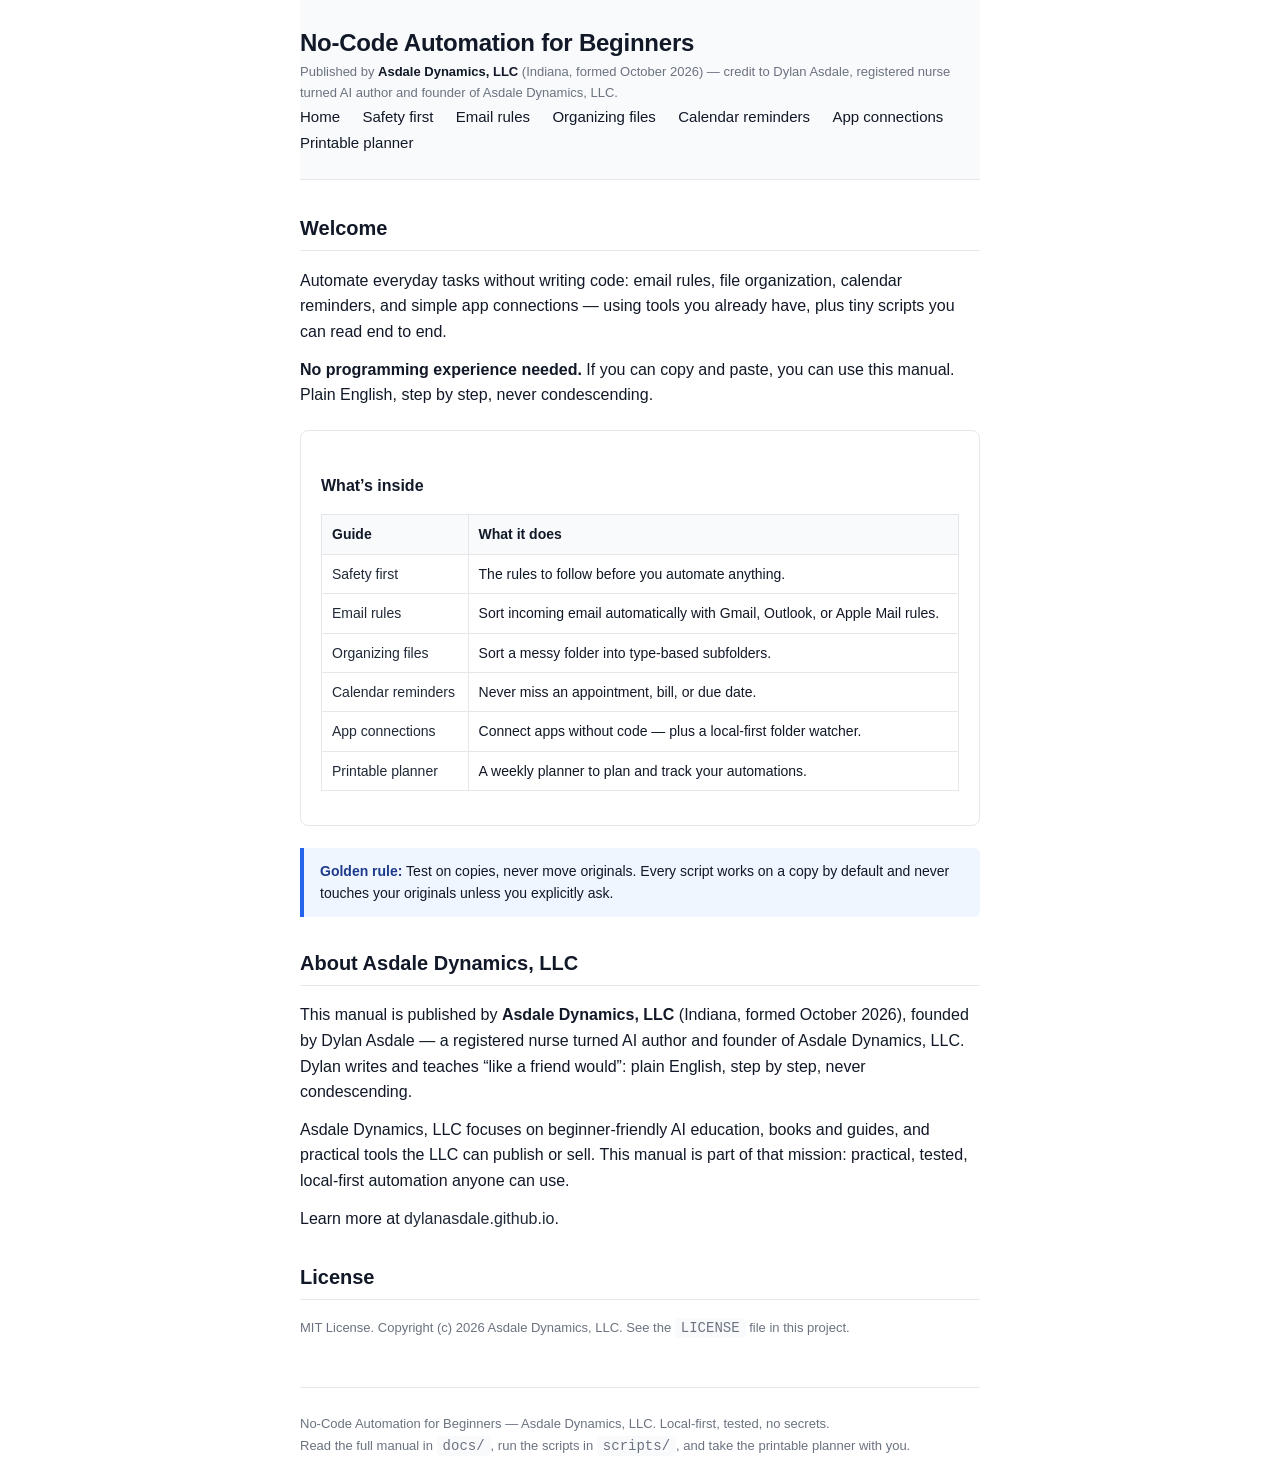
<file: static/index.html>
<!DOCTYPE html>
<html lang="en">
<head>
<meta charset="UTF-8">
<meta name="viewport" content="width=device-width, initial-scale=1.0">
<title>No-Code Automation for Beginners — Asdale Dynamics, LLC</title>
<link rel="stylesheet" href="style.css">
</head>
<body>
<div class="wrap">
<header>
  <h1>No-Code Automation for Beginners</h1>
  <div class="credit">Published by <strong>Asdale Dynamics, LLC</strong> (Indiana, formed October 2026) &mdash; credit to Dylan Asdale, registered nurse turned AI author and founder of Asdale Dynamics, LLC.</div>
  <nav>
    <a href="#">Home</a>
    <a href="safety.html">Safety first</a>
    <a href="email-rules.html">Email rules</a>
    <a href="file-organization.html">Organizing files</a>
    <a href="calendar-reminders.html">Calendar reminders</a>
    <a href="app-connections.html">App connections</a>
    <a href="planner.html">Printable planner</a>
  </nav>
</header>

<main>
<h2>Welcome</h2>
<p>Automate everyday tasks without writing code: email rules, file organization,
calendar reminders, and simple app connections &mdash; using tools you already
have, plus tiny scripts you can read end to end.</p>

<p><strong>No programming experience needed.</strong> If you can copy and paste,
you can use this manual. Plain English, step by step, never condescending.</p>

<div class="card">
<h3>What&rsquo;s inside</h3>
<table>
<thead>
<tr><th>Guide</th><th>What it does</th></tr>
</thead>
<tbody>
<tr><td><a href="safety.html">Safety first</a></td><td>The rules to follow before you automate anything.</td></tr>
<tr><td><a href="email-rules.html">Email rules</a></td><td>Sort incoming email automatically with Gmail, Outlook, or Apple Mail rules.</td></tr>
<tr><td><a href="file-organization.html">Organizing files</a></td><td>Sort a messy folder into type-based subfolders.</td></tr>
<tr><td><a href="calendar-reminders.html">Calendar reminders</a></td><td>Never miss an appointment, bill, or due date.</td></tr>
<tr><td><a href="app-connections.html">App connections</a></td><td>Connect apps without code &mdash; plus a local-first folder watcher.</td></tr>
<tr><td><a href="planner.html">Printable planner</a></td><td>A weekly planner to plan and track your automations.</td></tr>
</tbody>
</table>
</div>

<div class="rule"><b>Golden rule:</b> Test on copies, never move originals. Every script works on a copy by default and never touches your originals unless you explicitly ask.</div>

<h2>About Asdale Dynamics, LLC</h2>
<p>This manual is published by <strong>Asdale Dynamics, LLC</strong> (Indiana, formed October 2026), founded by Dylan Asdale &mdash; a registered nurse turned AI author and founder of Asdale Dynamics, LLC. Dylan writes and teaches &ldquo;like a friend would&rdquo;: plain English, step by step, never condescending.</p>
<p>Asdale Dynamics, LLC focuses on beginner-friendly AI education, books and guides, and practical tools the LLC can publish or sell. This manual is part of that mission: practical, tested, local-first automation anyone can use.</p>
<p>Learn more at <a href="https://dylanasdale.github.io" target="_blank" rel="noopener">dylanasdale.github.io</a>.</p>

<h2>License</h2>
<p class="small">MIT License. Copyright (c) 2026 Asdale Dynamics, LLC. See the <code>LICENSE</code> file in this project.</p>
</main>

<footer>
No-Code Automation for Beginners &mdash; Asdale Dynamics, LLC. Local-first, tested, no secrets.<br>
Read the full manual in <code>docs/</code>, run the scripts in <code>scripts/</code>, and take the <a href="planner.html">printable planner</a> with you.
</footer>
</div>
</body>
</html>
</file>
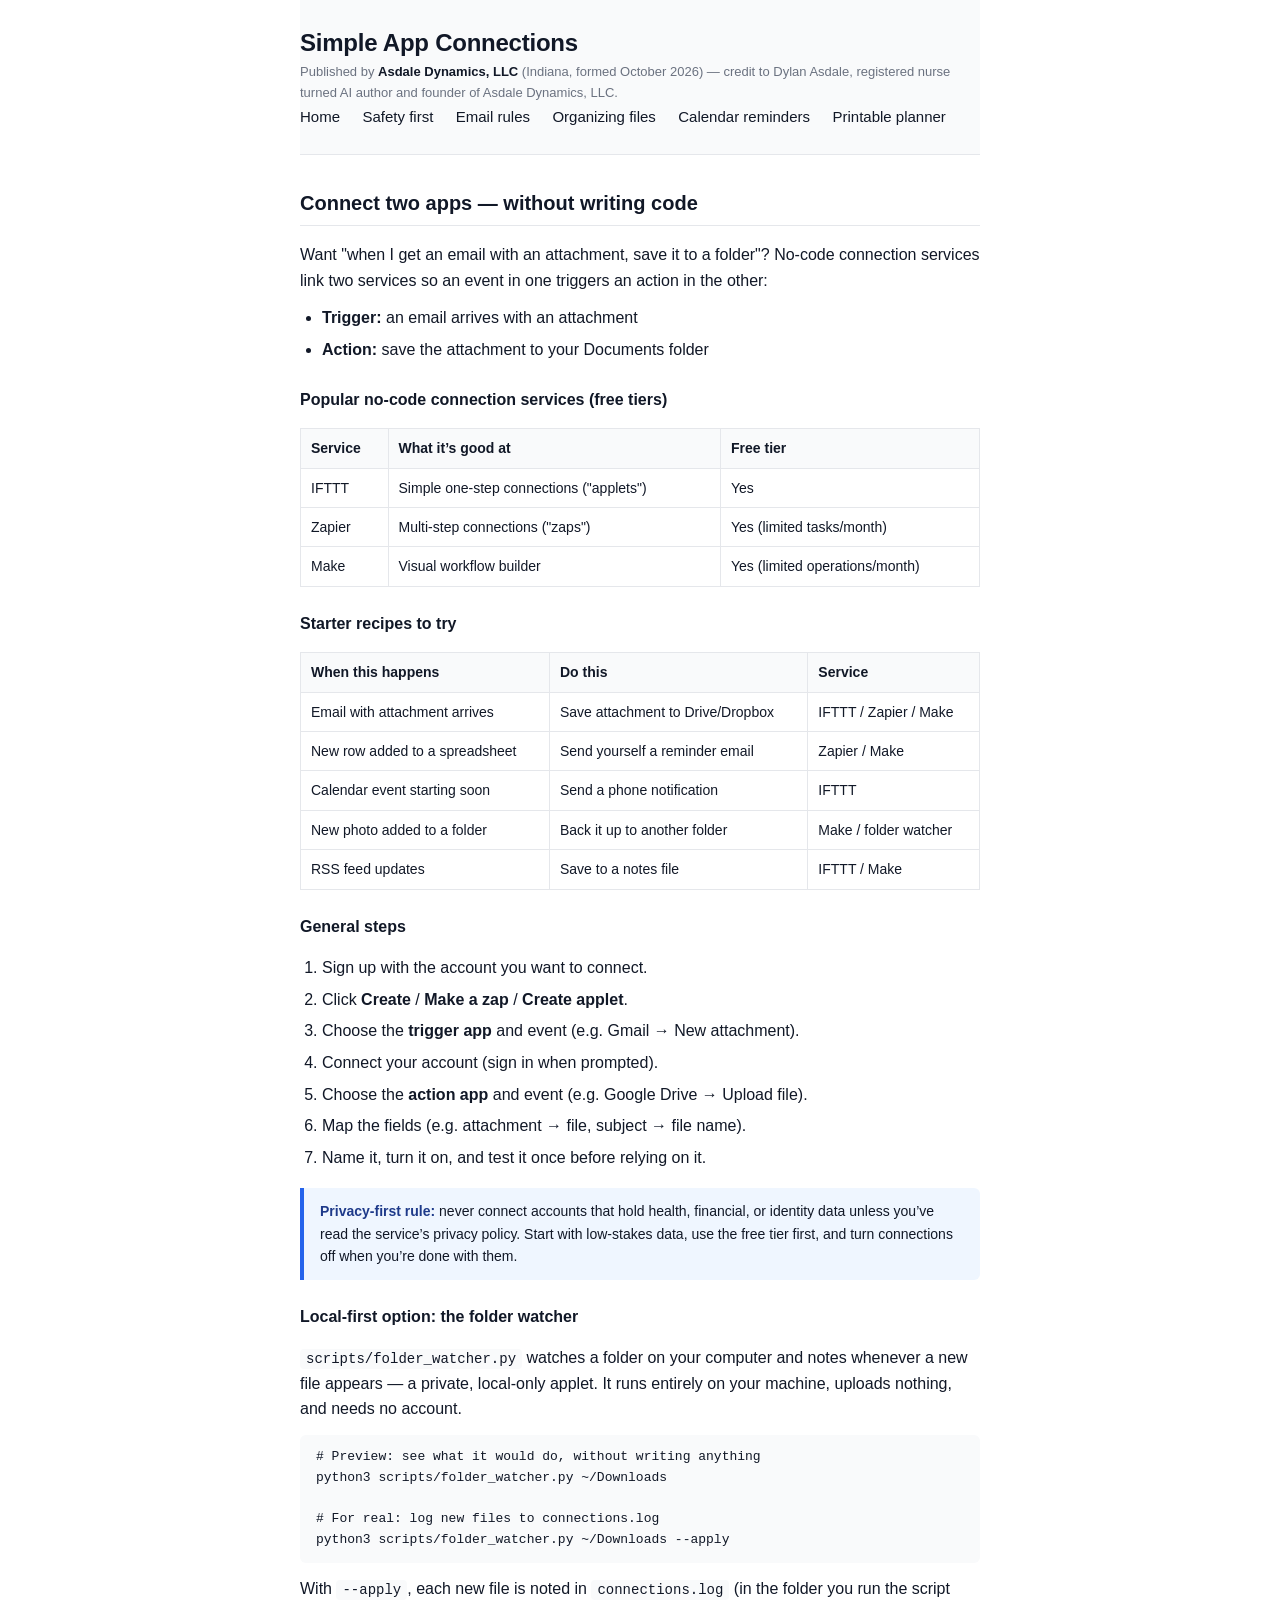
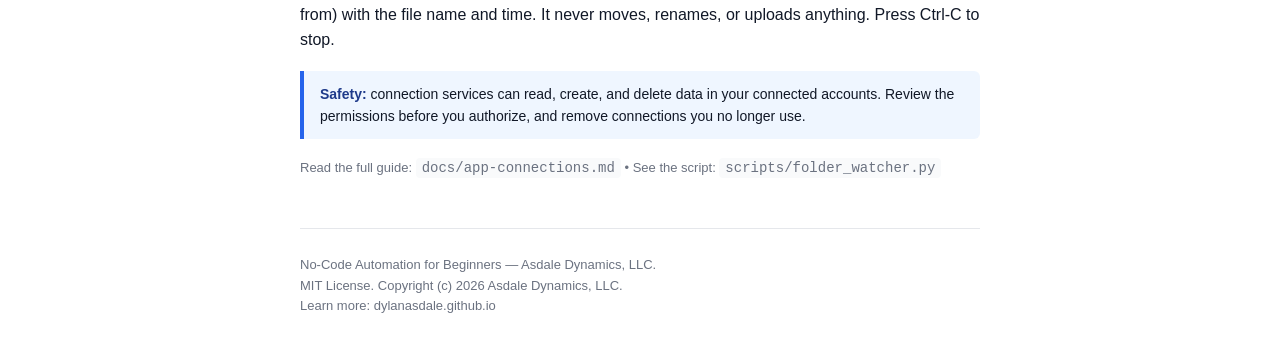
<file: static/app-connections.html>
<!DOCTYPE html>
<html lang="en">
<head>
<meta charset="UTF-8">
<meta name="viewport" content="width=device-width, initial-scale=1.0">
<title>App Connections — No-Code Automation for Beginners</title>
<link rel="stylesheet" href="style.css">
</head>
<body>
<div class="wrap">
<header>
  <h1>Simple App Connections</h1>
  <div class="credit">Published by <strong>Asdale Dynamics, LLC</strong> (Indiana, formed October 2026) &mdash; credit to Dylan Asdale, registered nurse turned AI author and founder of Asdale Dynamics, LLC.</div>
  <nav>
    <a href="index.html">Home</a>
    <a href="safety.html">Safety first</a>
    <a href="email-rules.html">Email rules</a>
    <a href="file-organization.html">Organizing files</a>
    <a href="calendar-reminders.html">Calendar reminders</a>
    <a href="planner.html">Printable planner</a>
  </nav>
</header>

<main>
<h2>Connect two apps &mdash; without writing code</h2>
<p>Want "when I get an email with an attachment, save it to a folder"? No-code connection services link two services so an event in one triggers an action in the other:</p>
<ul>
  <li><strong>Trigger:</strong> an email arrives with an attachment</li>
  <li><strong>Action:</strong> save the attachment to your Documents folder</li>
</ul>

<h3>Popular no-code connection services (free tiers)</h3>
<table>
<thead><tr><th>Service</th><th>What it&rsquo;s good at</th><th>Free tier</th></tr></thead>
<tbody>
<tr><td>IFTTT</td><td>Simple one-step connections ("applets")</td><td>Yes</td></tr>
<tr><td>Zapier</td><td>Multi-step connections ("zaps")</td><td>Yes (limited tasks/month)</td></tr>
<tr><td>Make</td><td>Visual workflow builder</td><td>Yes (limited operations/month)</td></tr>
</tbody>
</table>

<h3>Starter recipes to try</h3>
<table>
<thead><tr><th>When this happens</th><th>Do this</th><th>Service</th></tr></thead>
<tbody>
<tr><td>Email with attachment arrives</td><td>Save attachment to Drive/Dropbox</td><td>IFTTT / Zapier / Make</td></tr>
<tr><td>New row added to a spreadsheet</td><td>Send yourself a reminder email</td><td>Zapier / Make</td></tr>
<tr><td>Calendar event starting soon</td><td>Send a phone notification</td><td>IFTTT</td></tr>
<tr><td>New photo added to a folder</td><td>Back it up to another folder</td><td>Make / folder watcher</td></tr>
<tr><td>RSS feed updates</td><td>Save to a notes file</td><td>IFTTT / Make</td></tr>
</tbody>
</table>

<h3>General steps</h3>
<ol>
  <li>Sign up with the account you want to connect.</li>
  <li>Click <strong>Create</strong> / <strong>Make a zap</strong> / <strong>Create applet</strong>.</li>
  <li>Choose the <strong>trigger app</strong> and event (e.g. Gmail &rarr; New attachment).</li>
  <li>Connect your account (sign in when prompted).</li>
  <li>Choose the <strong>action app</strong> and event (e.g. Google Drive &rarr; Upload file).</li>
  <li>Map the fields (e.g. attachment &rarr; file, subject &rarr; file name).</li>
  <li>Name it, turn it on, and test it once before relying on it.</li>
</ol>

<div class="rule"><b>Privacy-first rule:</b> never connect accounts that hold health, financial, or identity data unless you&rsquo;ve read the service&rsquo;s privacy policy. Start with low-stakes data, use the free tier first, and turn connections off when you&rsquo;re done with them.</div>

<h3>Local-first option: the folder watcher</h3>
<p><code>scripts/folder_watcher.py</code> watches a folder on your computer and notes whenever a new file appears &mdash; a private, local-only applet. It runs entirely on your machine, uploads nothing, and needs no account.</p>
<pre><code># Preview: see what it would do, without writing anything
python3 scripts/folder_watcher.py ~/Downloads

# For real: log new files to connections.log
python3 scripts/folder_watcher.py ~/Downloads --apply
</code></pre>
<p>With <code>--apply</code>, each new file is noted in <code>connections.log</code> (in the folder you run the script from) with the file name and time. It never moves, renames, or uploads anything. Press Ctrl-C to stop.</p>

<div class="rule"><b>Safety:</b> connection services can read, create, and delete data in your connected accounts. Review the permissions before you authorize, and remove connections you no longer use.</div>

<p class="small">Read the full guide: <code>docs/app-connections.md</code> &bull; See the script: <code>scripts/folder_watcher.py</code></p>
</main>

<footer>
No-Code Automation for Beginners &mdash; Asdale Dynamics, LLC.<br>
MIT License. Copyright (c) 2026 Asdale Dynamics, LLC.<br>
Learn more: <a href="https://dylanasdale.github.io" target="_blank" rel="noopener">dylanasdale.github.io</a>
</footer>
</div>
</body>
</html>
</file>
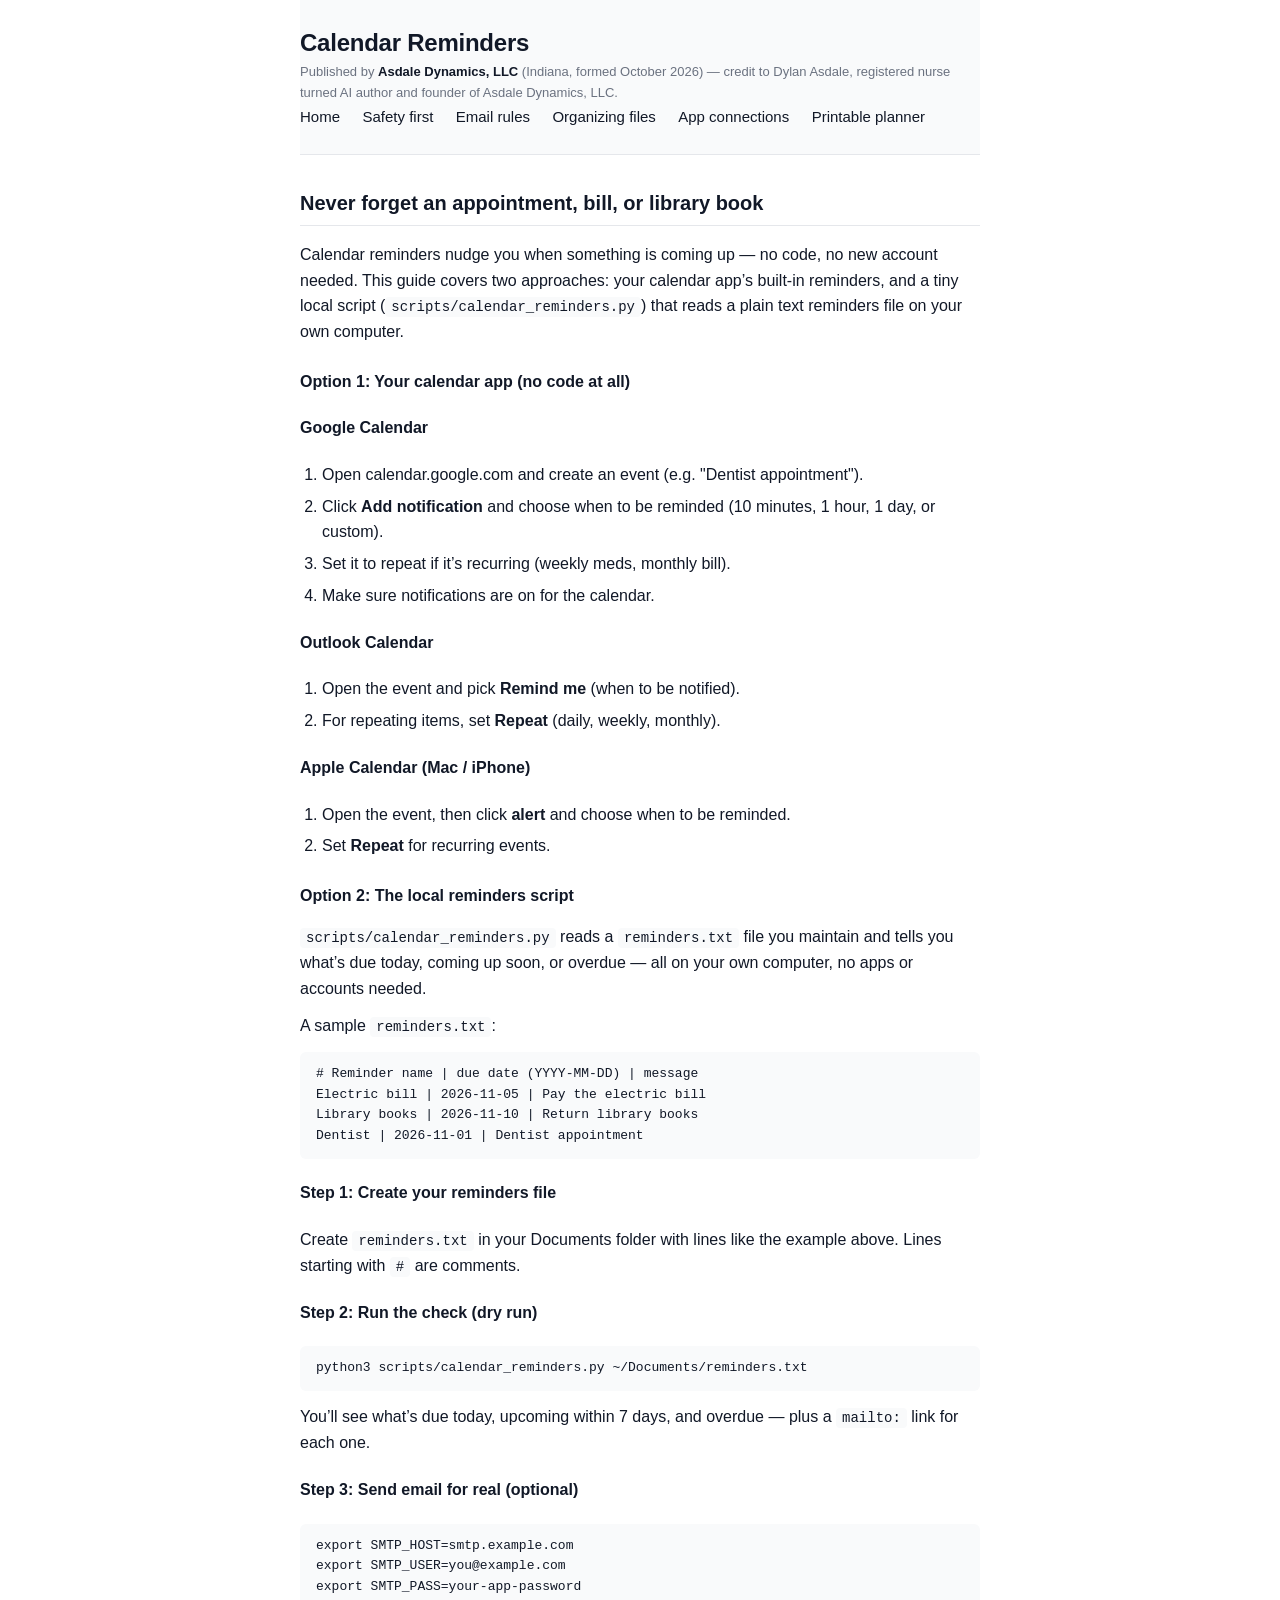
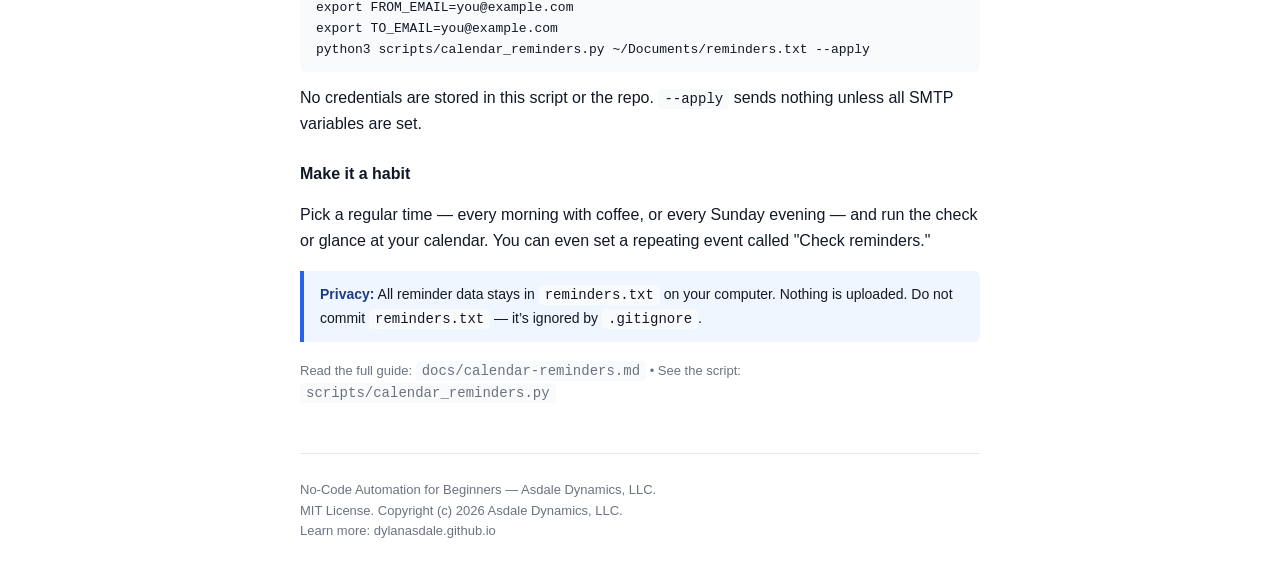
<file: static/calendar-reminders.html>
<!DOCTYPE html>
<html lang="en">
<head>
<meta charset="UTF-8">
<meta name="viewport" content="width=device-width, initial-scale=1.0">
<title>Calendar Reminders — No-Code Automation for Beginners</title>
<link rel="stylesheet" href="style.css">
</head>
<body>
<div class="wrap">
<header>
  <h1>Calendar Reminders</h1>
  <div class="credit">Published by <strong>Asdale Dynamics, LLC</strong> (Indiana, formed October 2026) &mdash; credit to Dylan Asdale, registered nurse turned AI author and founder of Asdale Dynamics, LLC.</div>
  <nav>
    <a href="index.html">Home</a>
    <a href="safety.html">Safety first</a>
    <a href="email-rules.html">Email rules</a>
    <a href="file-organization.html">Organizing files</a>
    <a href="app-connections.html">App connections</a>
    <a href="planner.html">Printable planner</a>
  </nav>
</header>

<main>
<h2>Never forget an appointment, bill, or library book</h2>
<p>Calendar reminders nudge you when something is coming up &mdash; no code, no new account needed. This guide covers two approaches: your calendar app&rsquo;s built-in reminders, and a tiny local script (<code>scripts/calendar_reminders.py</code>) that reads a plain text reminders file on your own computer.</p>

<h3>Option 1: Your calendar app (no code at all)</h3>
<h4>Google Calendar</h4>
<ol>
  <li>Open calendar.google.com and create an event (e.g. "Dentist appointment").</li>
  <li>Click <strong>Add notification</strong> and choose when to be reminded (10 minutes, 1 hour, 1 day, or custom).</li>
  <li>Set it to repeat if it&rsquo;s recurring (weekly meds, monthly bill).</li>
  <li>Make sure notifications are on for the calendar.</li>
</ol>
<h4>Outlook Calendar</h4>
<ol>
  <li>Open the event and pick <strong>Remind me</strong> (when to be notified).</li>
  <li>For repeating items, set <strong>Repeat</strong> (daily, weekly, monthly).</li>
</ol>
<h4>Apple Calendar (Mac / iPhone)</h4>
<ol>
  <li>Open the event, then click <strong>alert</strong> and choose when to be reminded.</li>
  <li>Set <strong>Repeat</strong> for recurring events.</li>
</ol>

<h3>Option 2: The local reminders script</h3>
<p><code>scripts/calendar_reminders.py</code> reads a <code>reminders.txt</code> file you maintain and tells you what&rsquo;s due today, coming up soon, or overdue &mdash; all on your own computer, no apps or accounts needed.</p>
<p>A sample <code>reminders.txt</code>:</p>
<pre><code># Reminder name | due date (YYYY-MM-DD) | message
Electric bill | 2026-11-05 | Pay the electric bill
Library books | 2026-11-10 | Return library books
Dentist | 2026-11-01 | Dentist appointment
</code></pre>

<h4>Step 1: Create your reminders file</h4>
<p>Create <code>reminders.txt</code> in your Documents folder with lines like the example above. Lines starting with <code>#</code> are comments.</p>

<h4>Step 2: Run the check (dry run)</h4>
<pre><code>python3 scripts/calendar_reminders.py ~/Documents/reminders.txt</code></pre>
<p>You&rsquo;ll see what&rsquo;s due today, upcoming within 7 days, and overdue &mdash; plus a <code>mailto:</code> link for each one.</p>

<h4>Step 3: Send email for real (optional)</h4>
<pre><code>export SMTP_HOST=smtp.example.com
export SMTP_USER=you@example.com
export SMTP_PASS=your-app-password
export FROM_EMAIL=you@example.com
export TO_EMAIL=you@example.com
python3 scripts/calendar_reminders.py ~/Documents/reminders.txt --apply</code></pre>
<p>No credentials are stored in this script or the repo. <code>--apply</code> sends nothing unless all SMTP variables are set.</p>

<h3>Make it a habit</h3>
<p>Pick a regular time &mdash; every morning with coffee, or every Sunday evening &mdash; and run the check or glance at your calendar. You can even set a repeating event called "Check reminders."</p>

<div class="rule"><b>Privacy:</b> All reminder data stays in <code>reminders.txt</code> on your computer. Nothing is uploaded. Do not commit <code>reminders.txt</code> &mdash; it&rsquo;s ignored by <code>.gitignore</code>.</div>

<p class="small">Read the full guide: <code>docs/calendar-reminders.md</code> &bull; See the script: <code>scripts/calendar_reminders.py</code></p>
</main>

<footer>
No-Code Automation for Beginners &mdash; Asdale Dynamics, LLC.<br>
MIT License. Copyright (c) 2026 Asdale Dynamics, LLC.<br>
Learn more: <a href="https://dylanasdale.github.io" target="_blank" rel="noopener">dylanasdale.github.io</a>
</footer>
</div>
</body>
</html>
</file>
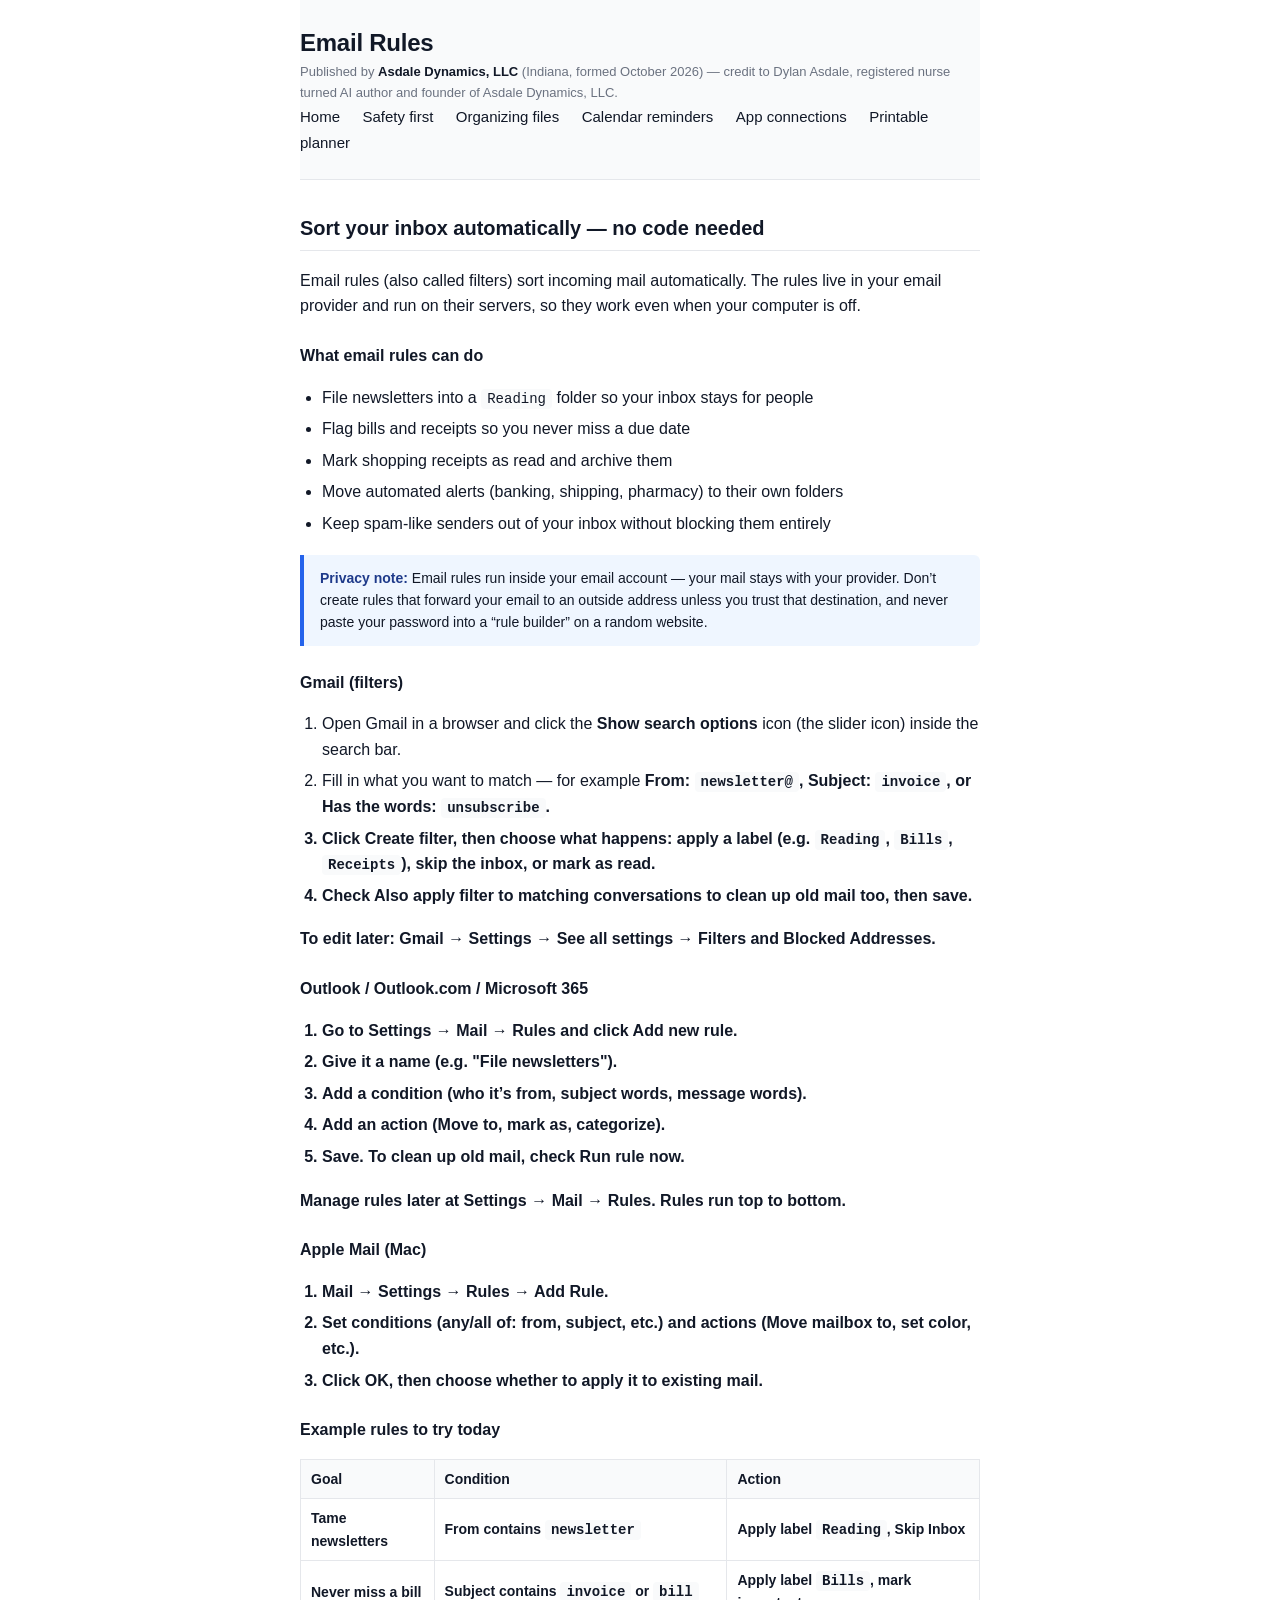
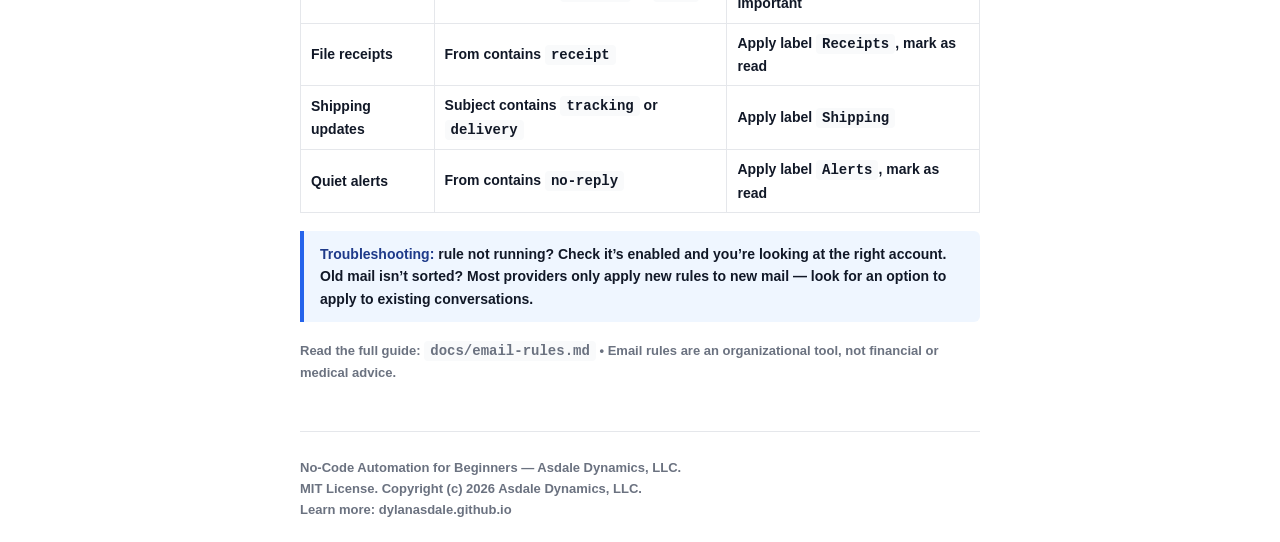
<file: static/email-rules.html>
<!DOCTYPE html>
<html lang="en">
<head>
<meta charset="UTF-8">
<meta name="viewport" content="width=device-width, initial-scale=1.0">
<title>Email Rules — No-Code Automation for Beginners</title>
<link rel="stylesheet" href="style.css">
</head>
<body>
<div class="wrap">
<header>
  <h1>Email Rules</h1>
  <div class="credit">Published by <strong>Asdale Dynamics, LLC</strong> (Indiana, formed October 2026) &mdash; credit to Dylan Asdale, registered nurse turned AI author and founder of Asdale Dynamics, LLC.</div>
  <nav>
    <a href="index.html">Home</a>
    <a href="safety.html">Safety first</a>
    <a href="file-organization.html">Organizing files</a>
    <a href="calendar-reminders.html">Calendar reminders</a>
    <a href="app-connections.html">App connections</a>
    <a href="planner.html">Printable planner</a>
  </nav>
</header>

<main>
<h2>Sort your inbox automatically &mdash; no code needed</h2>
<p>Email rules (also called filters) sort incoming mail automatically. The rules live in your email provider and run on their servers, so they work even when your computer is off.</p>

<h3>What email rules can do</h3>
<ul>
  <li>File newsletters into a <code>Reading</code> folder so your inbox stays for people</li>
  <li>Flag bills and receipts so you never miss a due date</li>
  <li>Mark shopping receipts as read and archive them</li>
  <li>Move automated alerts (banking, shipping, pharmacy) to their own folders</li>
  <li>Keep spam-like senders out of your inbox without blocking them entirely</li>
</ul>

<div class="rule"><b>Privacy note:</b> Email rules run inside your email account &mdash; your mail stays with your provider. Don&rsquo;t create rules that forward your email to an outside address unless you trust that destination, and never paste your password into a &ldquo;rule builder&rdquo; on a random website.</div>

<h3>Gmail (filters)</h3>
<ol>
  <li>Open Gmail in a browser and click the <strong>Show search options</strong> icon (the slider icon) inside the search bar.</li>
  <li>Fill in what you want to match &mdash; for example <strong>From:</b> <code>newsletter@</code>, <strong>Subject:</strong> <code>invoice</code>, or <strong>Has the words:</strong> <code>unsubscribe</code>.</li>
  <li>Click <strong>Create filter</strong>, then choose what happens: apply a label (e.g. <code>Reading</code>, <code>Bills</code>, <code>Receipts</code>), skip the inbox, or mark as read.</li>
  <li>Check <strong>Also apply filter to matching conversations</strong> to clean up old mail too, then save.</li>
</ol>
<p>To edit later: Gmail &rarr; Settings &rarr; See all settings &rarr; Filters and Blocked Addresses.</p>

<h3>Outlook / Outlook.com / Microsoft 365</h3>
<ol>
  <li>Go to Settings &rarr; Mail &rarr; Rules and click <strong>Add new rule</strong>.</li>
  <li>Give it a name (e.g. "File newsletters").</li>
  <li>Add a condition (who it&rsquo;s from, subject words, message words).</li>
  <li>Add an action (Move to, mark as, categorize).</li>
  <li>Save. To clean up old mail, check <strong>Run rule now</strong>.</li>
</ol>
<p>Manage rules later at Settings &rarr; Mail &rarr; Rules. Rules run top to bottom.</p>

<h3>Apple Mail (Mac)</h3>
<ol>
  <li>Mail &rarr; Settings &rarr; Rules &rarr; <strong>Add Rule</strong>.</li>
  <li>Set conditions (any/all of: from, subject, etc.) and actions (Move mailbox to, set color, etc.).</li>
  <li>Click OK, then choose whether to apply it to existing mail.</li>
</ol>

<h3>Example rules to try today</h3>
<table>
<thead><tr><th>Goal</th><th>Condition</th><th>Action</th></tr></thead>
<tbody>
<tr><td>Tame newsletters</td><td>From contains <code>newsletter</code></td><td>Apply label <code>Reading</code>, Skip Inbox</td></tr>
<tr><td>Never miss a bill</td><td>Subject contains <code>invoice</code> or <code>bill</code></td><td>Apply label <code>Bills</code>, mark important</td></tr>
<tr><td>File receipts</td><td>From contains <code>receipt</code></td><td>Apply label <code>Receipts</code>, mark as read</td></tr>
<tr><td>Shipping updates</td><td>Subject contains <code>tracking</code> or <code>delivery</code></td><td>Apply label <code>Shipping</code></td></tr>
<tr><td>Quiet alerts</td><td>From contains <code>no-reply</code></td><td>Apply label <code>Alerts</code>, mark as read</td></tr>
</tbody>
</table>

<div class="rule"><b>Troubleshooting:</b> rule not running? Check it&rsquo;s enabled and you&rsquo;re looking at the right account. Old mail isn&rsquo;t sorted? Most providers only apply new rules to new mail &mdash; look for an option to apply to existing conversations.</div>

<p class="small">Read the full guide: <code>docs/email-rules.md</code> &bull; Email rules are an organizational tool, not financial or medical advice.</p>
</main>

<footer>
No-Code Automation for Beginners &mdash; Asdale Dynamics, LLC.<br>
MIT License. Copyright (c) 2026 Asdale Dynamics, LLC.<br>
Learn more: <a href="https://dylanasdale.github.io" target="_blank" rel="noopener">dylanasdale.github.io</a>
</footer>
</div>
</body>
</html>
</file>
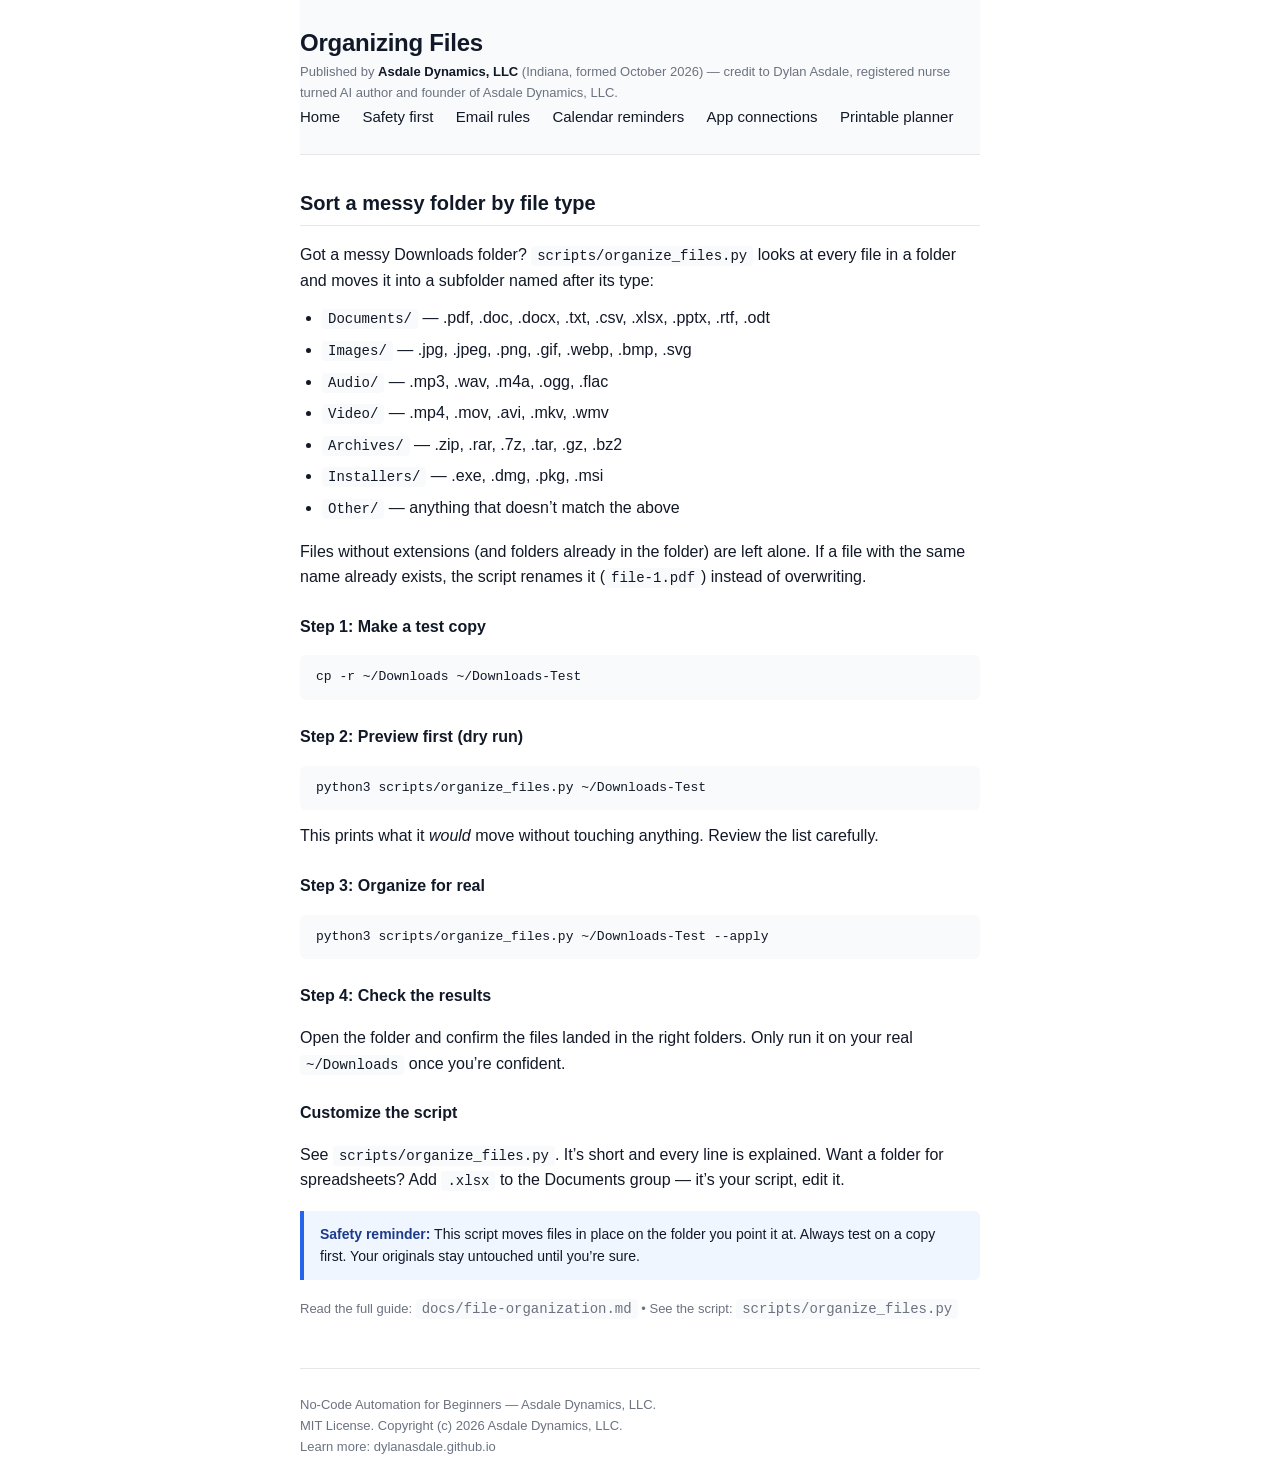
<file: static/file-organization.html>
<!DOCTYPE html>
<html lang="en">
<head>
<meta charset="UTF-8">
<meta name="viewport" content="width=device-width, initial-scale=1.0">
<title>Organizing Files — No-Code Automation for Beginners</title>
<link rel="stylesheet" href="style.css">
</head>
<body>
<div class="wrap">
<header>
  <h1>Organizing Files</h1>
  <div class="credit">Published by <strong>Asdale Dynamics, LLC</strong> (Indiana, formed October 2026) &mdash; credit to Dylan Asdale, registered nurse turned AI author and founder of Asdale Dynamics, LLC.</div>
  <nav>
    <a href="index.html">Home</a>
    <a href="safety.html">Safety first</a>
    <a href="email-rules.html">Email rules</a>
    <a href="calendar-reminders.html">Calendar reminders</a>
    <a href="app-connections.html">App connections</a>
    <a href="planner.html">Printable planner</a>
  </nav>
</header>

<main>
<h2>Sort a messy folder by file type</h2>
<p>Got a messy Downloads folder? <code>scripts/organize_files.py</code> looks at every file in a folder and moves it into a subfolder named after its type:</p>
<ul>
  <li><code>Documents/</code> &mdash; .pdf, .doc, .docx, .txt, .csv, .xlsx, .pptx, .rtf, .odt</li>
  <li><code>Images/</code> &mdash; .jpg, .jpeg, .png, .gif, .webp, .bmp, .svg</li>
  <li><code>Audio/</code> &mdash; .mp3, .wav, .m4a, .ogg, .flac</li>
  <li><code>Video/</code> &mdash; .mp4, .mov, .avi, .mkv, .wmv</li>
  <li><code>Archives/</code> &mdash; .zip, .rar, .7z, .tar, .gz, .bz2</li>
  <li><code>Installers/</code> &mdash; .exe, .dmg, .pkg, .msi</li>
  <li><code>Other/</code> &mdash; anything that doesn&rsquo;t match the above</li>
</ul>
<p>Files without extensions (and folders already in the folder) are left alone. If a file with the same name already exists, the script renames it (<code>file-1.pdf</code>) instead of overwriting.</p>

<h3>Step 1: Make a test copy</h3>
<pre><code>cp -r ~/Downloads ~/Downloads-Test</code></pre>

<h3>Step 2: Preview first (dry run)</h3>
<pre><code>python3 scripts/organize_files.py ~/Downloads-Test</code></pre>
<p>This prints what it <em>would</em> move without touching anything. Review the list carefully.</p>

<h3>Step 3: Organize for real</h3>
<pre><code>python3 scripts/organize_files.py ~/Downloads-Test --apply</code></pre>

<h3>Step 4: Check the results</h3>
<p>Open the folder and confirm the files landed in the right folders. Only run it on your real <code>~/Downloads</code> once you&rsquo;re confident.</p>

<h3>Customize the script</h3>
<p>See <code>scripts/organize_files.py</code>. It&rsquo;s short and every line is explained. Want a folder for spreadsheets? Add <code>.xlsx</code> to the Documents group &mdash; it&rsquo;s your script, edit it.</p>

<div class="rule"><b>Safety reminder:</b> This script moves files in place on the folder you point it at. Always test on a copy first. Your originals stay untouched until you&rsquo;re sure.</div>

<p class="small">Read the full guide: <code>docs/file-organization.md</code> &bull; See the script: <code>scripts/organize_files.py</code></p>
</main>

<footer>
No-Code Automation for Beginners &mdash; Asdale Dynamics, LLC.<br>
MIT License. Copyright (c) 2026 Asdale Dynamics, LLC.<br>
Learn more: <a href="https://dylanasdale.github.io" target="_blank" rel="noopener">dylanasdale.github.io</a>
</footer>
</div>
</body>
</html>
</file>
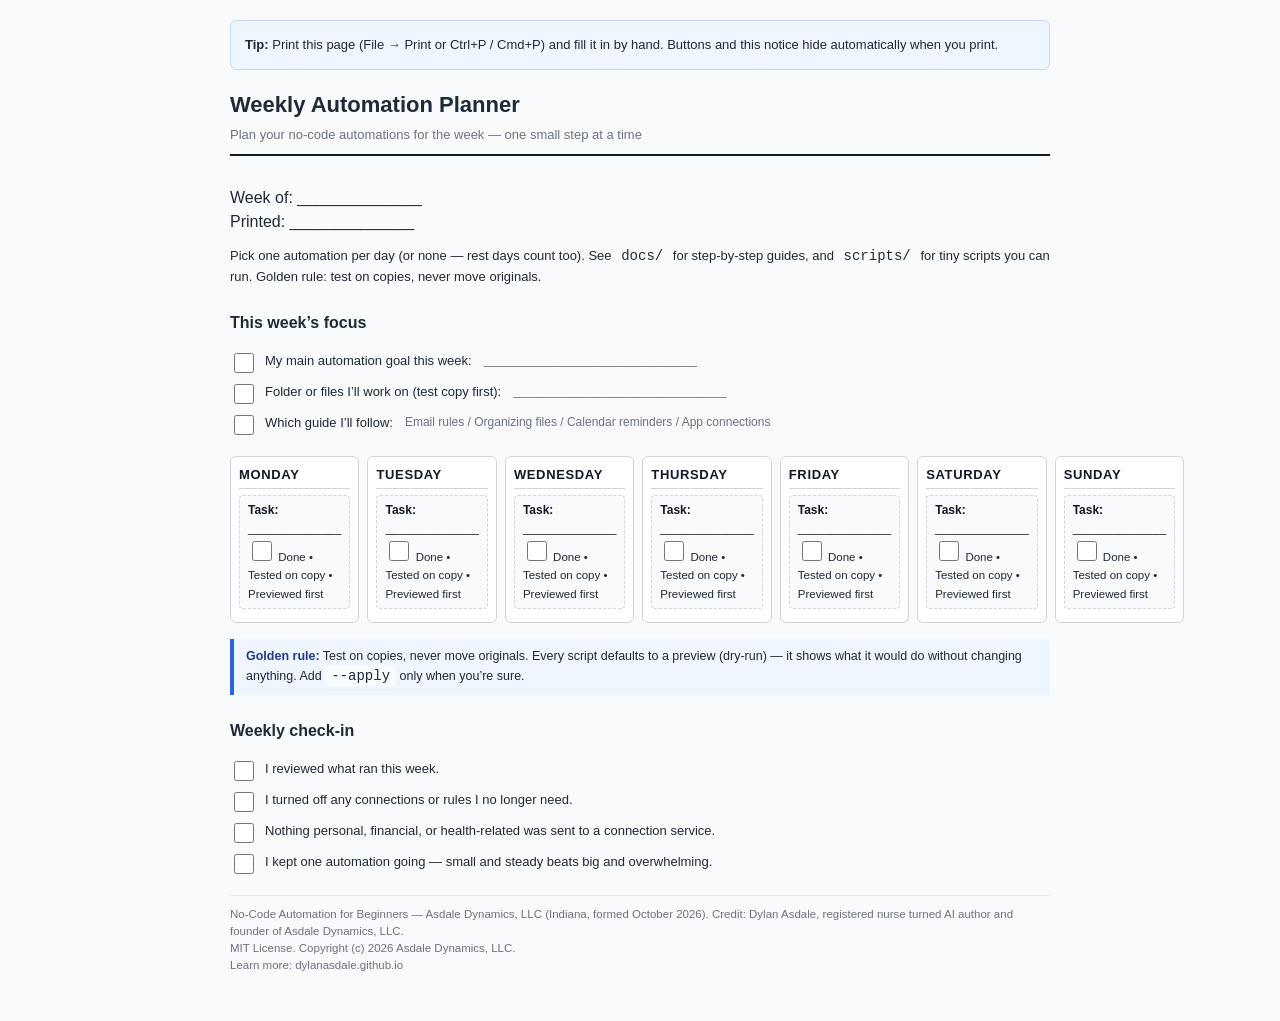
<file: static/planner.html>
<!DOCTYPE html>
<html lang="en">
<head>
<meta charset="UTF-8">
<meta name="viewport" content="width=device-width, initial-scale=1.0">
<title>Weekly Automation Planner — No-Code Automation for Beginners</title>
<link rel="stylesheet" href="style.css">
<style>
  @page { size: Letter; margin: 1.6cm; }
  body { font-family: -apple-system, BlinkMacSystemFont, "Segoe UI", Roboto, Helvetica, Arial, sans-serif; line-height: 1.5; color: #1f2937; margin: 0; padding: 14px; }
  .header { border-bottom: 2px solid #111827; padding-bottom: 10px; margin-bottom: 16px; }
  .header h1 { font-size: 22px; margin: 0 0 4px 0; }
  .header .subtitle { font-size: 13px; color: #6b7280; margin: 0; }
  .meta { display: flex; gap: 20px; font-size: 12.5px; color: #6b7280; margin-bottom: 14px; }
  .meta div { border: 1px solid #e5e7eb; border-radius: 4px; padding: 4px 10px; }
  .intro { font-size: 13px; margin-bottom: 14px; }
  .day-grid { display: grid; grid-template-columns: repeat(7, 1fr); gap: 8px; margin-bottom: 16px; }
  .day { border: 1px solid #d1d5db; border-radius: 6px; padding: 8px; page-break-inside: avoid; background: #fff; }
  .day-name { font-size: 13px; font-weight: 700; color: #111827; border-bottom: 1px solid #d1d5db; padding-bottom: 4px; margin-bottom: 6px; text-transform: uppercase; letter-spacing: 0.05em; }
  .slot { font-size: 12px; margin: 5px 0; padding: 5px 8px; border: 1px dashed #d1d5db; border-radius: 4px; background: #f9fafb; }
  .slot b { color: #111827; }
  .focus { margin-bottom: 18px; page-break-inside: avoid; }
  .focus h3 { font-size: 15px; margin: 0 0 8px 0; border-bottom: 1px solid #e5e7eb; padding-bottom: 4px; }
  .taskline { display: flex; align-items: flex-start; gap: 8px; margin: 6px 0; page-break-inside: avoid; }
  .checkbox { width: 20px; height: 20px; border: 2px solid #111827; border-radius: 4px; flex-shrink: 0; margin-top: 2px; }
  .label { font-size: 13px; }
  .note { font-size: 12px; color: #6b7280; margin-left: 4px; }
  .rule { background: #eff6ff; border-left: 4px solid #2563eb; padding: 8px 12px; border-radius: 0 4px 4px 0; margin: 12px 0; font-size: 12.5px; page-break-inside: avoid; }
  .rule b { color: #1e3a8a; }
  footer { margin-top: 18px; padding-top: 10px; border-top: 1px solid #e5e7eb; font-size: 11.5px; color: #6b7280; }
  @media screen {
    body { max-width: 860px; margin: 0 auto; padding: 20px; background: #f9fafb; }
    .screen-only { display: block; }
  }
  @media print {
    body { padding: 0; background: #fff; font-size: 12px; }
    .noprint { display: none !important; }
    a::after { content: " (" attr(href) ")"; font-size: 9px; color: #6b7280; }
    a[href^="#"] { display: none; }
  }
</style>
</head>
<body>

<div class="noprint screen-only" style="margin-bottom:18px; padding:14px; background:#eff6ff; border:1px solid #bfdbfe; border-radius:6px; font-size:13px;">
  <b>Tip:</b> Print this page (File &rarr; Print or Ctrl+P / Cmd+P) and fill it in by hand. Buttons and this notice hide automatically when you print.
</div>

<div class="header">
  <h1>Weekly Automation Planner</h1>
  <p class="subtitle">Plan your no-code automations for the week &mdash; one small step at a time</p>
</div>

<p class="meta">
  <div>Week of: ______________</div>
  <div>Printed: ______________</div>
</div>

<p class="intro">Pick one automation per day (or none &mdash; rest days count too). See <code>docs/</code> for step-by-step guides, and <code>scripts/</code> for tiny scripts you can run. Golden rule: test on copies, never move originals.</p>

<h3>This week&rsquo;s focus</h3>
<div class="focus">
  <p class="taskline"><input type="checkbox" class="checkbox"><span class="label">My main automation goal this week:</span> <span class="note">________________________________</span></p>
  <p class="taskline"><input type="checkbox" class="checkbox"><span class="label">Folder or files I&rsquo;ll work on (test copy first):</span> <span class="note">________________________________</span></p>
  <p class="taskline"><input type="checkbox" class="checkbox"><span class="label">Which guide I&rsquo;ll follow:</span> <span class="note"> Email rules / Organizing files / Calendar reminders / App connections</span></p>
</div>

<div class="day-grid">
  <div class="day"><div class="day-name">Monday</div><div class="slot"><b>Task:</b> ______________<br><input type="checkbox" class="checkbox" style="margin-top:4px;"><span style="font-size:11.5px;"> Done &bull; Tested on copy &bull; Previewed first</span></div></div>
  <div class="day"><div class="day-name">Tuesday</div><div class="slot"><b>Task:</b> ______________<br><input type="checkbox" class="checkbox" style="margin-top:4px;"><span style="font-size:11.5px;"> Done &bull; Tested on copy &bull; Previewed first</span></div></div>
  <div class="day"><div class="day-name">Wednesday</div><div class="slot"><b>Task:</b> ______________<br><input type="checkbox" class="checkbox" style="margin-top:4px;"><span style="font-size:11.5px;"> Done &bull; Tested on copy &bull; Previewed first</span></div></div>
  <div class="day"><div class="day-name">Thursday</div><div class="slot"><b>Task:</b> ______________<br><input type="checkbox" class="checkbox" style="margin-top:4px;"><span style="font-size:11.5px;"> Done &bull; Tested on copy &bull; Previewed first</span></div></div>
  <div class="day"><div class="day-name">Friday</div><div class="slot"><b>Task:</b> ______________<br><input type="checkbox" class="checkbox" style="margin-top:4px;"><span style="font-size:11.5px;"> Done &bull; Tested on copy &bull; Previewed first</span></div></div>
  <div class="day"><div class="day-name">Saturday</div><div class="slot"><b>Task:</b> ______________<br><input type="checkbox" class="checkbox" style="margin-top:4px;"><span style="font-size:11.5px;"> Done &bull; Tested on copy &bull; Previewed first</span></div></div>
  <div class="day"><div class="day-name">Sunday</div><div class="slot"><b>Task:</b> ______________<br><input type="checkbox" class="checkbox" style="margin-top:4px;"><span style="font-size:11.5px;"> Done &bull; Tested on copy &bull; Previewed first</span></div></div>
</div>

<div class="rule"><b>Golden rule:</b> Test on copies, never move originals. Every script defaults to a preview (dry-run) &mdash; it shows what it would do without changing anything. Add <code>--apply</code> only when you&rsquo;re sure.</div>

<h3>Weekly check-in</h3>
<p class="taskline"><input type="checkbox" class="checkbox"><span class="label">I reviewed what ran this week.</span></p>
<p class="taskline"><input type="checkbox" class="checkbox"><span class="label">I turned off any connections or rules I no longer need.</span></p>
<p class="taskline"><input type="checkbox" class="checkbox"><span class="label">Nothing personal, financial, or health-related was sent to a connection service.</span></p>
<p class="taskline"><input type="checkbox" class="checkbox"><span class="label">I kept one automation going &mdash; small and steady beats big and overwhelming.</span></p>

<footer>
No-Code Automation for Beginners &mdash; Asdale Dynamics, LLC (Indiana, formed October 2026). Credit: Dylan Asdale, registered nurse turned AI author and founder of Asdale Dynamics, LLC.<br>
MIT License. Copyright (c) 2026 Asdale Dynamics, LLC.<br>
Learn more: dylanasdale.github.io
</footer>

</body>
</html>
</file>
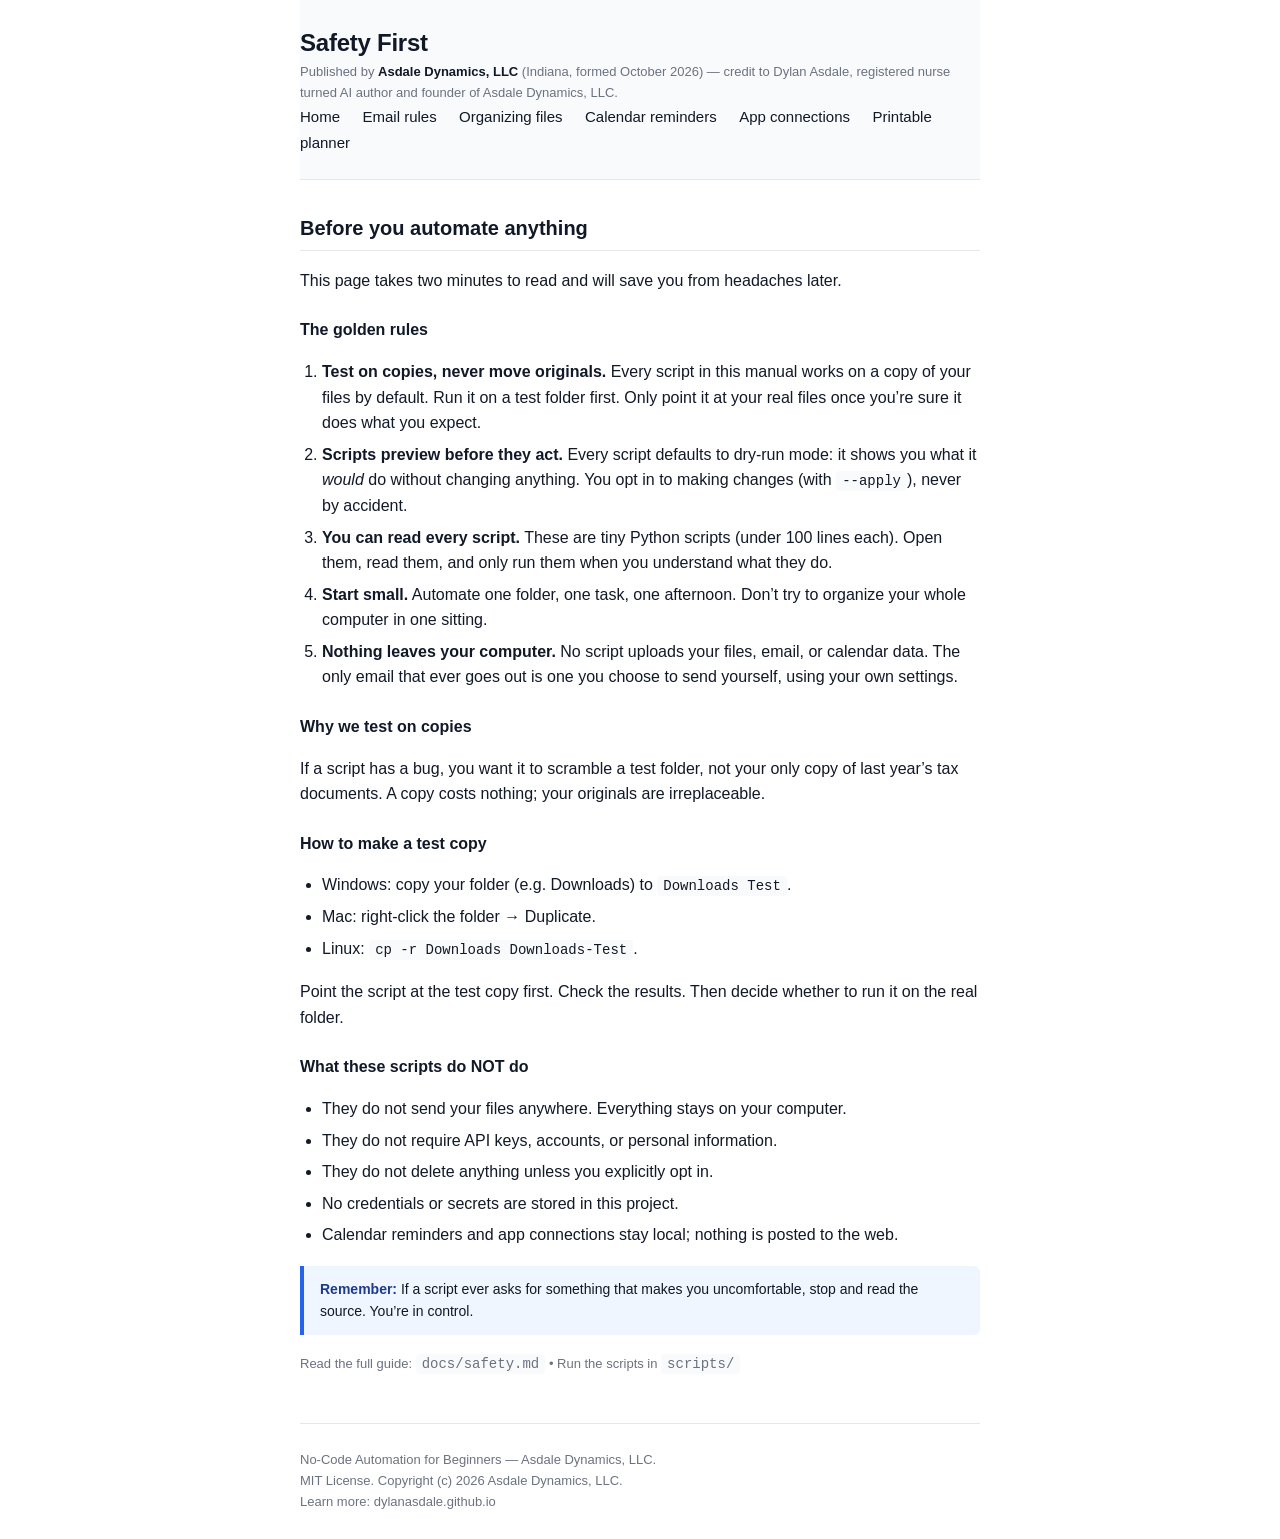
<file: static/safety.html>
<!DOCTYPE html>
<html lang="en">
<head>
<meta charset="UTF-8">
<meta name="viewport" content="width=device-width, initial-scale=1.0">
<title>Safety First — No-Code Automation for Beginners</title>
<link rel="stylesheet" href="style.css">
</head>
<body>
<div class="wrap">
<header>
  <h1>Safety First</h1>
  <div class="credit">Published by <strong>Asdale Dynamics, LLC</strong> (Indiana, formed October 2026) &mdash; credit to Dylan Asdale, registered nurse turned AI author and founder of Asdale Dynamics, LLC.</div>
  <nav>
    <a href="index.html">Home</a>
    <a href="email-rules.html">Email rules</a>
    <a href="file-organization.html">Organizing files</a>
    <a href="calendar-reminders.html">Calendar reminders</a>
    <a href="app-connections.html">App connections</a>
    <a href="planner.html">Printable planner</a>
  </nav>
</header>

<main>
<h2>Before you automate anything</h2>
<p>This page takes two minutes to read and will save you from headaches later.</p>

<h3>The golden rules</h3>
<ol>
  <li><strong>Test on copies, never move originals.</strong> Every script in this manual works on a copy of your files by default. Run it on a test folder first. Only point it at your real files once you&rsquo;re sure it does what you expect.</li>
  <li><strong>Scripts preview before they act.</strong> Every script defaults to dry-run mode: it shows you what it <em>would</em> do without changing anything. You opt in to making changes (with <code>--apply</code>), never by accident.</li>
  <li><strong>You can read every script.</strong> These are tiny Python scripts (under 100 lines each). Open them, read them, and only run them when you understand what they do.</li>
  <li><strong>Start small.</strong> Automate one folder, one task, one afternoon. Don&rsquo;t try to organize your whole computer in one sitting.</li>
  <li><strong>Nothing leaves your computer.</strong> No script uploads your files, email, or calendar data. The only email that ever goes out is one you choose to send yourself, using your own settings.</li>
</ol>

<h3>Why we test on copies</h3>
<p>If a script has a bug, you want it to scramble a test folder, not your only copy of last year&rsquo;s tax documents. A copy costs nothing; your originals are irreplaceable.</p>

<h3>How to make a test copy</h3>
<ul>
  <li>Windows: copy your folder (e.g. Downloads) to <code>Downloads Test</code>.</li>
  <li>Mac: right-click the folder &rarr; Duplicate.</li>
  <li>Linux: <code>cp -r Downloads Downloads-Test</code>.</li>
</ul>
<p>Point the script at the test copy first. Check the results. Then decide whether to run it on the real folder.</p>

<h3>What these scripts do NOT do</h3>
<ul>
  <li>They do not send your files anywhere. Everything stays on your computer.</li>
  <li>They do not require API keys, accounts, or personal information.</li>
  <li>They do not delete anything unless you explicitly opt in.</li>
  <li>No credentials or secrets are stored in this project.</li>
  <li>Calendar reminders and app connections stay local; nothing is posted to the web.</li>
</ul>

<div class="rule"><b>Remember:</b> If a script ever asks for something that makes you uncomfortable, stop and read the source. You&rsquo;re in control.</div>

<p class="small">Read the full guide: <code>docs/safety.md</code> &bull; Run the scripts in <code>scripts/</code></p>
</main>

<footer>
No-Code Automation for Beginners &mdash; Asdale Dynamics, LLC.<br>
MIT License. Copyright (c) 2026 Asdale Dynamics, LLC.<br>
Learn more: <a href="https://dylanasdale.github.io" target="_blank" rel="noopener">dylanasdale.github.io</a>
</footer>
</div>
</body>
</html>
</file>
<file: static/style.css>
/* No-Code Automation for Beginners — static site styles */
/* Published by Asdale Dynamics, LLC */

:root {
  --ink: #111827;
  --muted: #6b7280;
  --line: #e5e7eb;
  --bg: #ffffff;
  --soft: #f9fafb;
  --accent: #1f2937;
  --accent-hover: #374151;
}

* { box-sizing: border-box; }
html { scroll-behavior: smooth; }

body {
  font-family: -apple-system, BlinkMacSystemFont, "Segoe UI", Roboto, Helvetica, Arial, sans-serif;
  line-height: 1.6;
  color: var(--ink);
  background: var(--bg);
  margin: 0;
  padding: 0;
}

a { color: var(--accent); text-decoration: none; }
a:hover { color: var(--accent-hover); text-decoration: underline; }

.wrap { max-width: 720px; margin: 0 auto; padding: 0 20px; }

header {
  border-bottom: 1px solid var(--line);
  padding: 24px 0;
  margin-bottom: 32px;
  background: var(--soft);
}
header .wrap { display: flex; align-items: center; gap: 16px; flex-wrap: wrap; }
header h1 { font-size: 24px; margin: 0; letter-spacing: -0.01em; }
header .credit { font-size: 13px; color: var(--muted); }
header .credit strong { color: var(--ink); }

nav a { margin-right: 18px; font-weight: 500; font-size: 15px; color: var(--ink); }
nav a:hover { color: var(--accent); }

h1 { font-size: 30px; margin-top: 0; }
h2 { font-size: 20px; margin-top: 30px; border-bottom: 1px solid var(--line); padding-bottom: 6px; }
h3 { font-size: 16px; margin-top: 24px; }
p { margin: 12px 0; }
ul, ol { margin: 10px 0 18px 0; padding-left: 22px; }
li { margin: 6px 0; }

code { font-family: ui-monospace, SFMono-Regular, Menlo, Monaco, Consolas, monospace; font-size: 14px; background: var(--soft); padding: 2px 6px; border-radius: 4px; }
pre { background: var(--soft); padding: 12px 16px; border-radius: 6px; overflow-x: auto; }
pre code { background: transparent; padding: 0; font-size: 13px; }

table { width: 100%; border-collapse: collapse; margin: 16px 0; }
th, td { border: 1px solid var(--line); padding: 8px 10px; text-align: left; font-size: 14px; }
th { background: var(--soft); font-weight: 600; }

.card {
  border: 1px solid var(--line);
  border-radius: 8px;
  padding: 18px 20px;
  margin: 22px 0;
  background: var(--bg);
}
.card b { color: var(--ink); }

.rule {
  background: #eff6ff;
  border-left: 4px solid #2563eb;
  padding: 12px 16px;
  border-radius: 0 6px 6px 0;
  margin: 18px 0;
  font-size: 14px;
}
.rule b { color: #1e3a8a; }

footer {
  margin-top: 48px;
  padding: 26px 0;
  border-top: 1px solid var(--line);
  font-size: 13px;
  color: var(--muted);
}
footer a { color: var(--muted); }

.small { font-size: 13px; color: var(--muted); }

@media (max-width: 600px) {
  .wrap { padding: 0 14px; }
  header .wrap { flex-direction: column; align-items: flex-start; gap: 8px; }
  nav a { margin-right: 12px; display: inline-block; margin-bottom: 4px; }
}

/* Printable planner extras */
.day-grid { display: grid; grid-template-columns: repeat(7, 1fr); gap: 10px; margin: 16px 0; }
.day { border: 1px solid var(--line); border-radius: 6px; padding: 10px; page-break-inside: avoid; }
.day h4 { font-size: 15px; margin: 0 0 6px 0; border-bottom: 1px solid var(--line); padding-bottom: 4px; }
.time-slot { font-size: 13px; margin: 6px 0; padding: 6px 8px; border: 1px dashed var(--line); border-radius: 4px; }
.taskline { display: flex; align-items: flex-start; gap: 8px; margin: 6px 0; page-break-inside: avoid; }
.checkbox { width: 18px; height: 18px; border: 2px solid var(--ink); border-radius: 4px; flex-shrink: 0; margin-top: 2px; }
.planner-note { font-size: 13px; color: var(--muted); }

@media print {
  body { padding: 0; font-size: 12.5px; }
  .noprint { display: none !important; }
  header { background: #fff; border-bottom: 1px solid #999; }
  .rule, .day { border-color: #999; background: #fff; }
  .checkbox { border-color: #000; }
  a[href^="http"]::after { content: " (" attr(href) ")"; font-size: 10px; color: #666; }
  a[href^="#"], .noprint a { display: none; }
}
</file>
